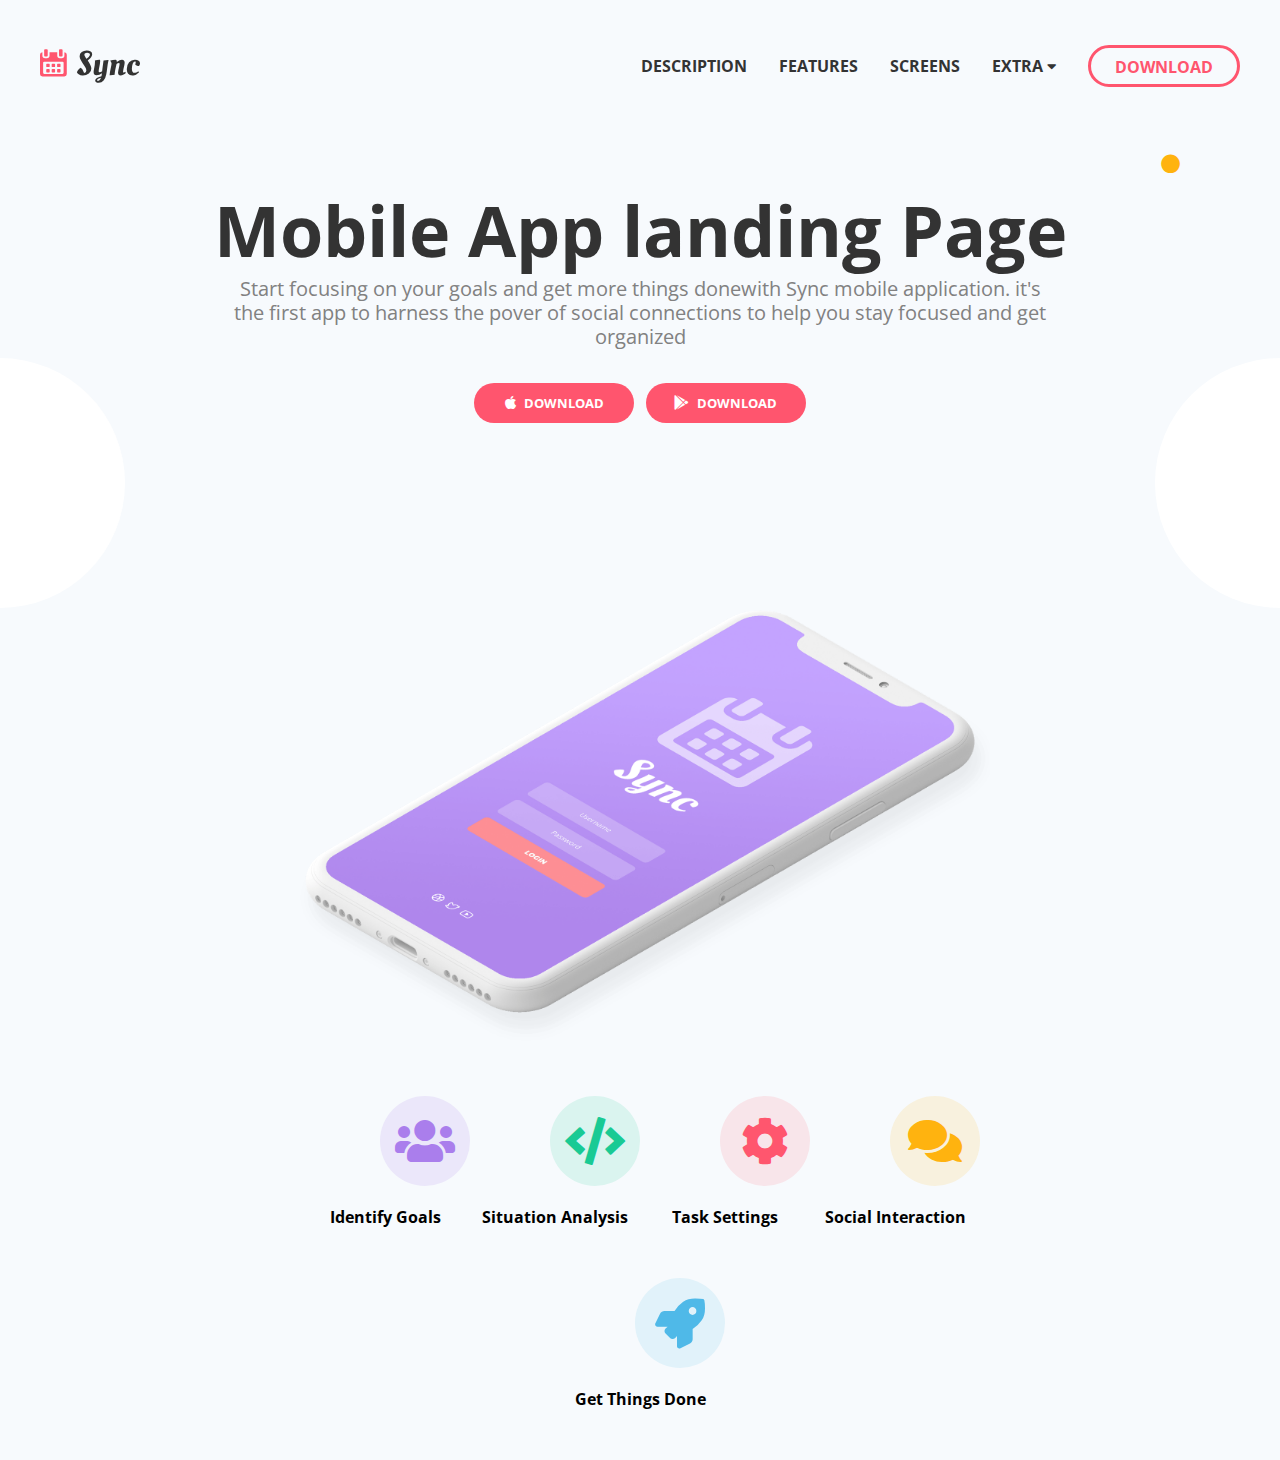
<file: index.html>
<!DOCTYPE html>
<html lang="en">
<head>
    <meta charset="UTF-8">
    <meta name="viewport" content="width=device-width, initial-scale=1.0">
    <link href="style.css" rel="stylesheet">
    <link 
    href="http://cdnjs.cloudflare.com/ajax/libs/font-awesome/4.3.0/css/font-awesome.css" 
    rel="stylesheet"  type='text/css'>
    <link rel="stylesheet" href="https://cdnjs.cloudflare.com/ajax/libs/font-awesome/6.4.2/css/all.min.css" integrity="sha512-z3gLpd7yknf1YoNbCzqRKc4qyor8gaKU1qmn+CShxbuBusANI9QpRohGBreCFkKxLhei6S9CQXFEbbKuqLg0DA==" crossorigin="anonymous" referrerpolicy="no-referrer" />
    <link rel="preconnect" href="https://fonts.googleapis.com">
    <link rel="stylesheet" href="https://use.fontawesome.com/releases/v5.12.1/css/all.css" crossorigin="anonymous">
<link href="https://fonts.googleapis.com/css2?family=Kanit:wght@300;400;500;600;700&family=Open+Sans:ital,wght@0,400;0,700;1,400&display=swap" rel="stylesheet">
    <title>Sync APP</title>
</head>
<body>
        <nav>
            <ul>
                <svg id="Layer_3" data-name="Layer 3" xmlns="http://www.w3.org/2000/svg" viewBox="0 0 164.202 55.355"><defs><style>.cls-1{fill:#ff556e;}.cls-2{fill:#333;}</style></defs><title>logo</title><path class="cls-1" d="M15.786,24.635a1.02,1.02,0,0,0-1.021-1.02H11.2a1.02,1.02,0,0,0-1.02,1.02V28.2a1.02,1.02,0,0,0,1.02,1.021h3.562A1.02,1.02,0,0,0,15.786,28.2V24.635h0Z" transform="translate(0.101 0.177)"/><path class="cls-1" d="M24.689,24.635a1.02,1.02,0,0,0-1.02-1.02H20.107a1.02,1.02,0,0,0-1.02,1.02V28.2a1.02,1.02,0,0,0,1.02,1.021h3.563a1.02,1.02,0,0,0,1.02-1.021V24.635Z" transform="translate(0.101 0.177)"/><path class="cls-1" d="M33.592,24.635a1.02,1.02,0,0,0-1.02-1.02H29.01a1.02,1.02,0,0,0-1.021,1.02V28.2a1.02,1.02,0,0,0,1.021,1.021h3.562a1.02,1.02,0,0,0,1.02-1.021V24.635Z" transform="translate(0.101 0.177)"/><path class="cls-1" d="M15.786,33.538a1.02,1.02,0,0,0-1.021-1.02H11.2a1.02,1.02,0,0,0-1.02,1.02V37.1a1.02,1.02,0,0,0,1.02,1.02h3.562a1.02,1.02,0,0,0,1.021-1.02V33.538h0Z" transform="translate(0.101 0.177)"/><path class="cls-1" d="M24.689,33.538a1.02,1.02,0,0,0-1.02-1.02H20.107a1.02,1.02,0,0,0-1.02,1.02V37.1a1.02,1.02,0,0,0,1.02,1.02h3.563a1.02,1.02,0,0,0,1.02-1.02V33.538Z" transform="translate(0.101 0.177)"/><path class="cls-1" d="M33.592,33.538a1.02,1.02,0,0,0-1.02-1.02H29.01a1.02,1.02,0,0,0-1.021,1.02V37.1a1.02,1.02,0,0,0,1.021,1.02h3.563a1.02,1.02,0,0,0,1.02-1.02V33.538h0Z" transform="translate(0.101 0.177)"/><path class="cls-1" d="M39.962,4.83v5.44a4.443,4.443,0,0,1-4.453,4.441H32.7a4.466,4.466,0,0,1-4.48-4.441V4.811H15.556v5.46a4.466,4.466,0,0,1-4.48,4.441H8.267a4.443,4.443,0,0,1-4.453-4.441V4.83A4.05,4.05,0,0,0-.1,8.859V40.742A4.052,4.052,0,0,0,3.93,44.8H39.845a4.056,4.056,0,0,0,4.031-4.055V8.859A4.05,4.05,0,0,0,39.962,4.83Zm-1.3,33.926A1.743,1.743,0,0,1,36.914,40.5H6.784a1.743,1.743,0,0,1-1.743-1.743V22.288a1.743,1.743,0,0,1,1.743-1.743h30.13a1.743,1.743,0,0,1,1.743,1.743V38.757h0Z" transform="translate(0.101 0.177)"/><path class="cls-1" d="M8.257,11.795h2.779a1.527,1.527,0,0,0,1.527-1.526V1.35A1.527,1.527,0,0,0,11.036-.177H8.257A1.527,1.527,0,0,0,6.729,1.35v8.919A1.527,1.527,0,0,0,8.257,11.795Z" transform="translate(0.101 0.177)"/><path class="cls-1" d="M32.663,11.795h2.779a1.526,1.526,0,0,0,1.527-1.526V1.35A1.527,1.527,0,0,0,35.442-.177H32.663A1.527,1.527,0,0,0,31.136,1.35v8.919A1.527,1.527,0,0,0,32.663,11.795Z" transform="translate(0.101 0.177)"/><path class="cls-2" d="M84.225,31.249a10.336,10.336,0,0,1-4.159,8.66A16.071,16.071,0,0,1,69.982,43.1a10.376,10.376,0,0,1-6.58-2.022q-2.594-2.021-2.878-3.447A12.984,12.984,0,0,1,63.2,33.414a9.027,9.027,0,0,1,3.7-2.849q2.9,1.881,5.412,8.375,3.7-.113,3.7-4.045a11.662,11.662,0,0,0-1.737-5.327,51.841,51.841,0,0,0-3.789-5.925,42.459,42.459,0,0,1-3.789-6.21,13.923,13.923,0,0,1-1.737-6.125,7.966,7.966,0,0,1,3.5-6.837,13.235,13.235,0,0,1,7.891-2.507,10.876,10.876,0,0,1,6.809,1.88,5.381,5.381,0,0,1,2.422,4.273,8.361,8.361,0,0,1-1.823,4.9,21.122,21.122,0,0,1-3.646,3.988L78.3,18.486q0.684,0.913,1.652,2.336a42.189,42.189,0,0,1,2.62,4.843A13.668,13.668,0,0,1,84.225,31.249ZM79.867,12.562a8.523,8.523,0,0,0,1.4-1.795,4.286,4.286,0,0,0,.626-2.222,2.3,2.3,0,0,0-1.367-1.965,6.391,6.391,0,0,0-3.275-.8,5.5,5.5,0,0,0-3.191.883,2.538,2.538,0,0,0-1.281,2.108,6.449,6.449,0,0,0,.826,2.849,19.363,19.363,0,0,0,1.623,2.707l0.855,1.083a14.18,14.18,0,0,0,1.794-1.2A20.841,20.841,0,0,0,79.867,12.562Z" transform="translate(0.101 0.177)"/><path class="cls-2" d="M92.714,42.643q-4.786,0-4.785-5.241a61.229,61.229,0,0,1,1.139-7.235,55.09,55.09,0,0,0,1.14-9.971,5.418,5.418,0,0,0-.228-1.6,23.924,23.924,0,0,1,8.432-1.2,9.076,9.076,0,0,1,.285,2.734,51.61,51.61,0,0,1-1.253,8.034,52.576,52.576,0,0,0-1.254,7.862q0,1.767,1.481,1.766a7.928,7.928,0,0,0,4.273-1.766q0.284-3.362,2.278-17.719,1.994-.8,7.179-0.8h1.083a110.152,110.152,0,0,0-2.108,12.307q-1.025,8.033-1.652,11.166a22.668,22.668,0,0,1-4.415,10.228,10.317,10.317,0,0,1-8.4,3.959A6.754,6.754,0,0,1,92.173,54.1,3.224,3.224,0,0,1,90.493,51.3q0-2.279,2.792-4.159a21.733,21.733,0,0,1,7.521-2.905q0.513-2.508.8-4.843A15.545,15.545,0,0,1,92.714,42.643Zm2.764,5.926q-1.91,1.138-1.909,2.222a1.025,1.025,0,0,0,1.226,1.083,4.776,4.776,0,0,0,2.763-1.168,8.54,8.54,0,0,0,2.564-3.789A14.032,14.032,0,0,0,95.478,48.569Z" transform="translate(0.101 0.177)"/><path class="cls-2" d="M115.275,42.587h-1.082a60.561,60.561,0,0,1,1.624-10.255,85.925,85.925,0,0,0,1.623-8.6,6.732,6.732,0,0,0-1.595-3.988l-0.513-.684,0.057-.741a40.561,40.561,0,0,1,9.856-.854,6.342,6.342,0,0,1,.8,3.533q4.957-3.817,8.375-3.817a4.106,4.106,0,0,1,3.276,1.424,5.269,5.269,0,0,1,1.225,3.561,35.913,35.913,0,0,1-1.311,7.378,36.545,36.545,0,0,0-1.311,7.036q0,1.794.456,1.795a10.474,10.474,0,0,0,2.393-1.083l0.684-.342,1.026,1.994q-0.513.457-1.368,1.14a20.281,20.281,0,0,1-3.162,1.852A9.338,9.338,0,0,1,132.2,43.1q-4.16,0-4.159-4.729a38.373,38.373,0,0,1,1.282-7.35,40.243,40.243,0,0,0,1.281-6.894q0-1.539-.969-1.539a8.369,8.369,0,0,0-4.045,1.424q-0.171.97-1.14,5.128-2,8.944-1.994,12.647Q120.46,42.587,115.275,42.587Z" transform="translate(0.101 0.177)"/><path class="cls-2" d="M155.784,20.025q-2.279,0-3.646,3.789a23.726,23.726,0,0,0-1.367,8.118q0,6.838,4.216,6.837a7.417,7.417,0,0,0,2.905-.655,14.228,14.228,0,0,0,2.45-1.281l0.854-.685,1.311,1.767a9.282,9.282,0,0,1-1.823,1.652,25.073,25.073,0,0,1-2.563,1.709,15.1,15.1,0,0,1-3.077,1.254,12.755,12.755,0,0,1-3.7.569q-4.444,0-6.666-2.905a12.534,12.534,0,0,1-2.222-7.806q0-6.779,3.731-11a12.237,12.237,0,0,1,9.6-4.216,9.683,9.683,0,0,1,6.067,1.738,5.226,5.226,0,0,1,2.25,4.273,6.4,6.4,0,0,1-1.595,4.358,10.616,10.616,0,0,1-3.3-.627,7.651,7.651,0,0,1-2.849-1.538l0.854-5.014A2.548,2.548,0,0,0,155.784,20.025Z" transform="translate(0.101 0.177)"/></svg>
                <li><a href="./DESCRIPTION/indexdescription.html" target="_self">DESCRIPTION</a></li>
                <li><a href="#features" target="_self">FEATURES</a></li>
                <li><a href="./Screens/indexscreens.html" target="_self">SCREENS</a></li>
                <li class="extra">EXTRA <i class="fas fa-caret-down"></i>
                    <div class="dropdown-manu">
                <ul>
                    <li><a href="">ARTICLE DETAILS</a></li>
                    <li><a href="">TERMS CONDITIONS</a></li>
                    <li><a href="">PRIVACY AND POLICY</a></li>
                </ul>
                    </div>
            </li>
                <li><a href="index.html" class="button">DOWNLOAD</a></li>
            </ul>
               
        </nav>
    <section id="intro">
        <i class="fas fa-diamond" style=" color: #19ca94; margin-left: 50px;"></i>
        <div class="circle"><i class="fa fa-circle fa-2xs" style="color: #ffb30f; font-size: larger; top: 50%;
        right: 20px;"></i></div>
        
    <h1>Mobile App landing Page</h1>
    <p>Start focusing on your goals and get more things donewith Sync mobile application. it's</p><p><br> the first app to harness the pover of social connections to help you stay focused and get</p><p><br> organized</p>
    </section>
    <div class="bg">
        <div class="bg-1"></div>
    </div>
    <div class="bg-right">
        <div class="bg-2"></div>
    </div>
    <div id="buttons">
        <button class="D-button" id="brillo1">
        <i class="fab fa-apple" style=" color: white;"></i>
          &nbsp;<a href="https://factoriaf5.org/">DOWNLOAD</a></button>
          
        <button class="D-button" id="brillo2">
        <i class="fab fa-google-play" style="color: white;"></i>
        &nbsp;<a href="https://factoriaf5.org/">DOWNLOAD</a></button>
    </div>
    <div class="blank-circle"><i class="fa-regular fa-circle fa-2xs" style="color: #4fb9e7; font-size: 80px;"></i></div>
   
    <div>
        <img src="./IMAGES/header-iphone.png" alt="phone" class="phone">
    </div>
    <div class="final-div">
        <div class="wrap-in" id="purple">
        <div class="first"><i class="fa fa-users fa-2xl" style="color: #aa7eec;"></i></div>
        <div class="text">Identify Goals</div></div>
        <div class="wrap-in" id="green">
        <div class="second"><i class="fa fa fa-code" style="color: #19ca94;"></i></div>
        <div class="text">Situation Analysis</div></div>
        <div class="wrap-in" id="pink">
        <div class="third"><i class="fa fa-gear" style="color: #ff566e;"></i></div>
        <div class="text">Task Settings</div></div>
        <div class="wrap-in" id="light-pink">
        <div class="fourth"> <i class="fa fa-comments" style="color: #ffb30f;"></i></div>
        <div class="text">Social Interaction</div></div>
    </div>
    <div class="foot">
        <div class="wrap-in" id="blue">
        <div class="fifth"><i class="fa fa-rocket" style="color: #4fb9e8; font-size: 50px;"></i></div>
        <div class="text">Get Things Done</div></div></div>
</body>
</html>
</file>
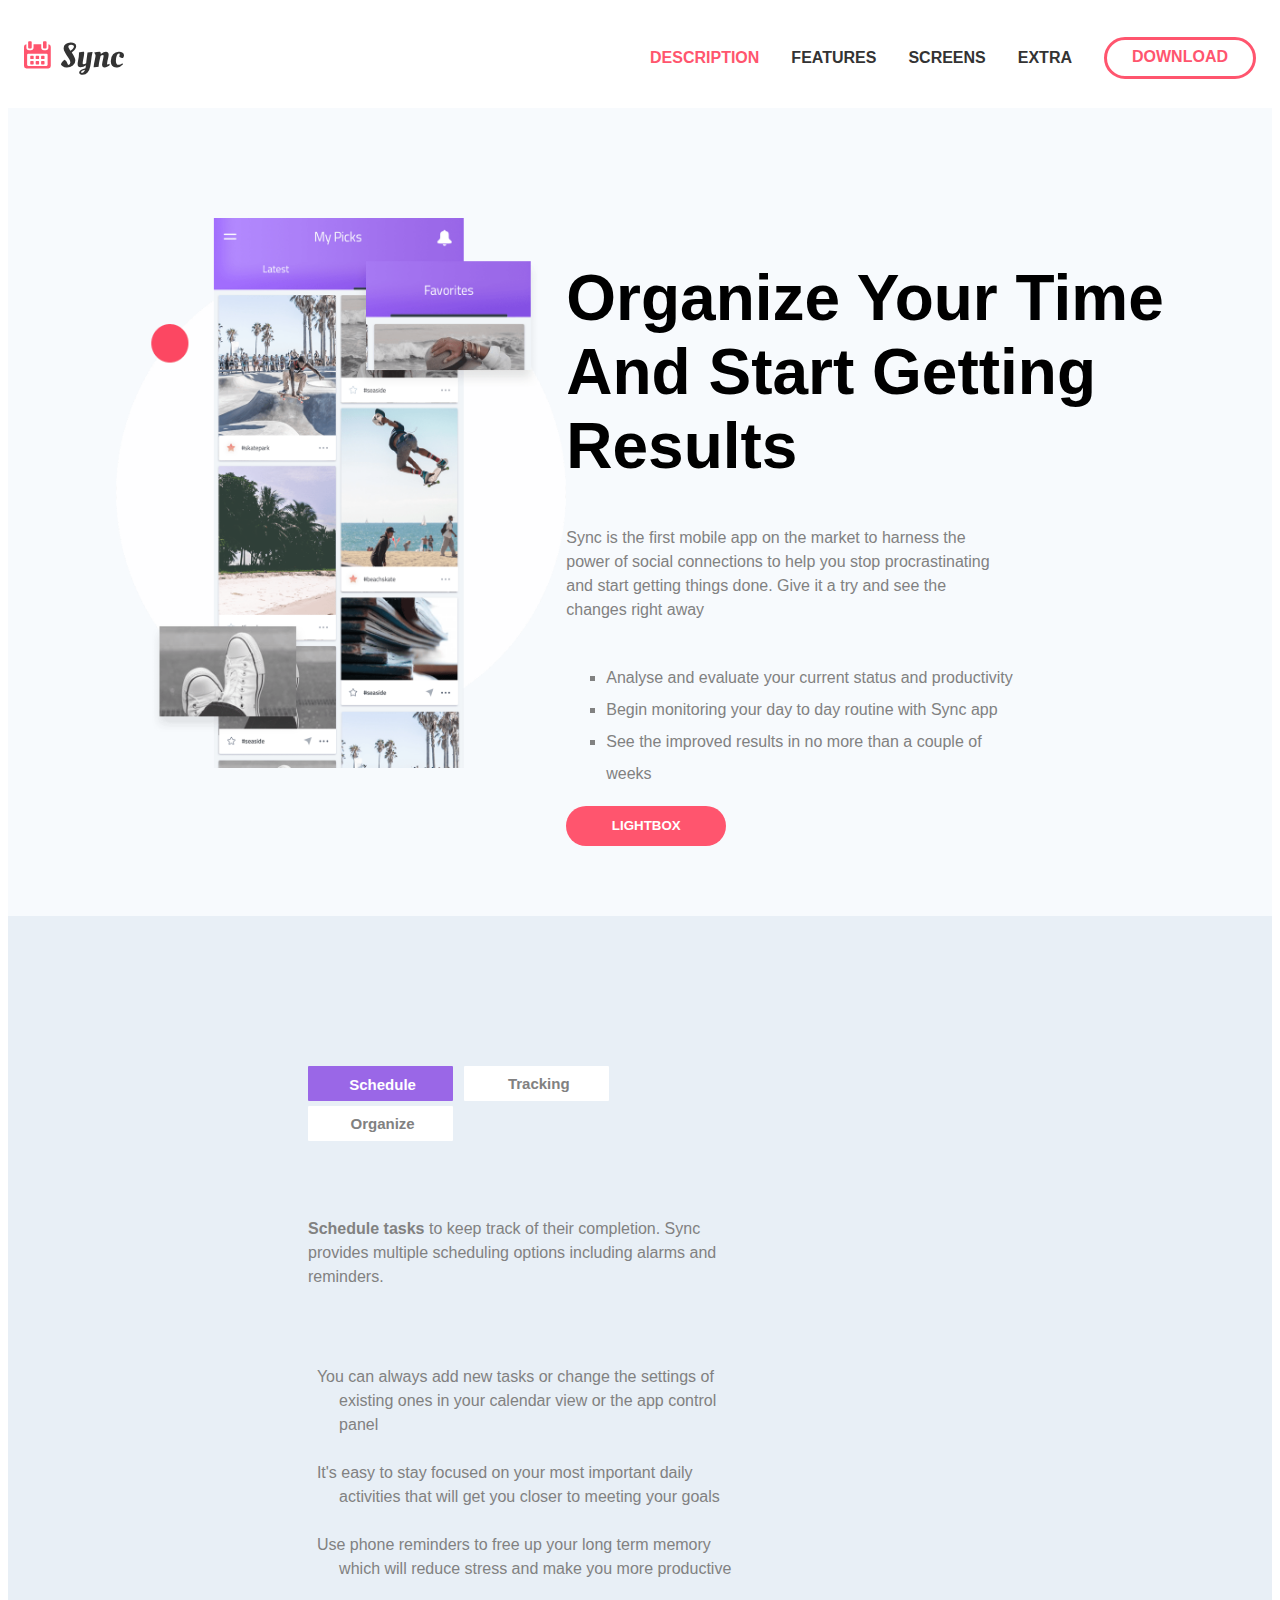
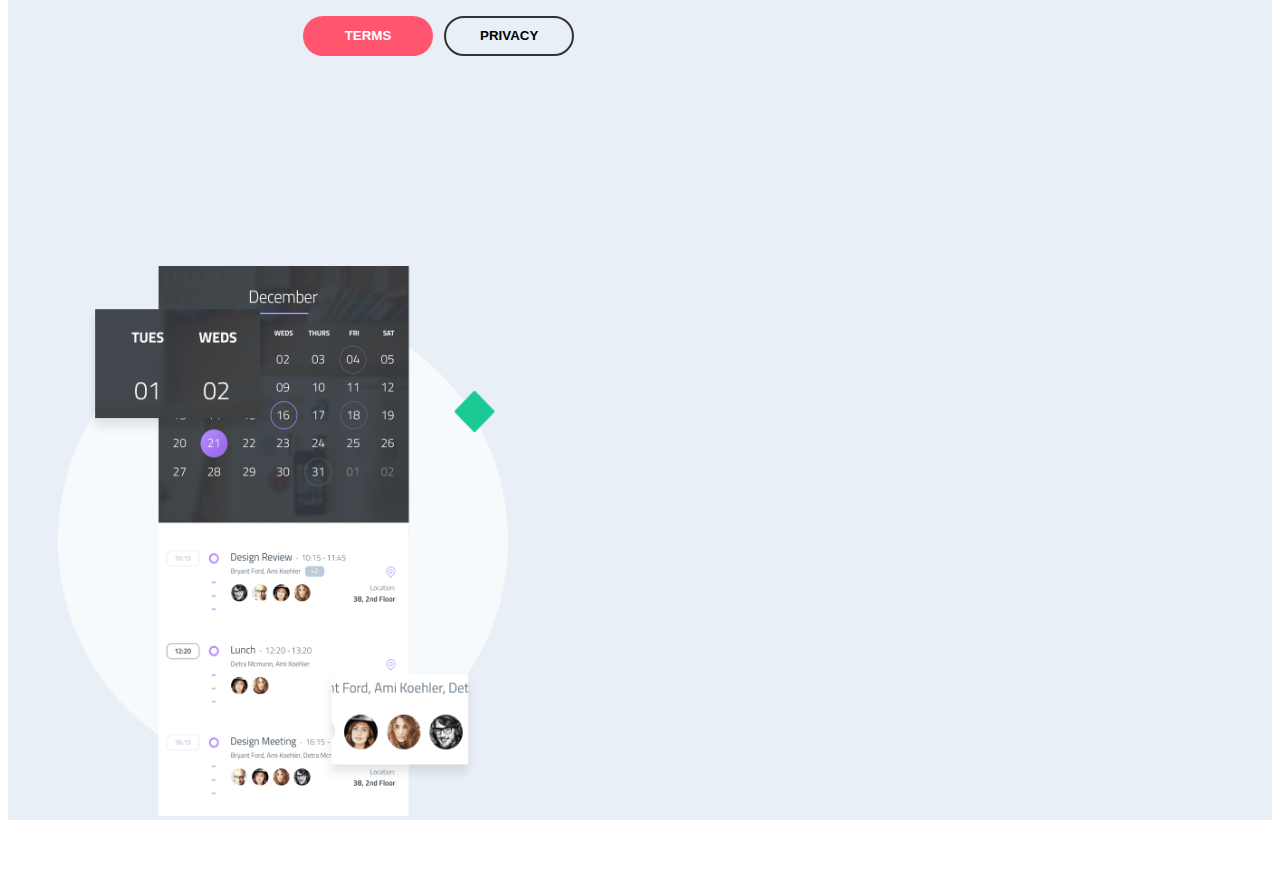
<file: DESCRIPTION/indexdescription.html>
<!DOCTYPE html>
<html lang="en">
<head>
    <meta charset="UTF-8">
    <meta name="viewport" content="width=device-width, initial-scale=1.0">
    <link href="style2.css" rel="stylesheet">
    <link rel="stylesheet" href="https://cdnjs.cloudflare.com/ajax/libs/font-awesome/6.4.2/css/all.min.css" integrity="sha512-z3gLpd7yknf1YoNbCzqRKc4qyor8gaKU1qmn+CShxbuBusANI9QpRohGBreCFkKxLhei6S9CQXFEbbKuqLg0DA==" crossorigin="anonymous" referrerpolicy="no-referrer" />
    <title>DESCRIPTION</title>
</head>
<body>
    <nav>
        <ul>
            <svg id="Layer_3" data-name="Layer 3" xmlns="http://www.w3.org/2000/svg" viewBox="0 0 164.202 55.355"><defs><style>.cls-1{fill:#ff556e;}.cls-2{fill:#333;}</style></defs><title>logo</title><path class="cls-1" d="M15.786,24.635a1.02,1.02,0,0,0-1.021-1.02H11.2a1.02,1.02,0,0,0-1.02,1.02V28.2a1.02,1.02,0,0,0,1.02,1.021h3.562A1.02,1.02,0,0,0,15.786,28.2V24.635h0Z" transform="translate(0.101 0.177)"/><path class="cls-1" d="M24.689,24.635a1.02,1.02,0,0,0-1.02-1.02H20.107a1.02,1.02,0,0,0-1.02,1.02V28.2a1.02,1.02,0,0,0,1.02,1.021h3.563a1.02,1.02,0,0,0,1.02-1.021V24.635Z" transform="translate(0.101 0.177)"/><path class="cls-1" d="M33.592,24.635a1.02,1.02,0,0,0-1.02-1.02H29.01a1.02,1.02,0,0,0-1.021,1.02V28.2a1.02,1.02,0,0,0,1.021,1.021h3.562a1.02,1.02,0,0,0,1.02-1.021V24.635Z" transform="translate(0.101 0.177)"/><path class="cls-1" d="M15.786,33.538a1.02,1.02,0,0,0-1.021-1.02H11.2a1.02,1.02,0,0,0-1.02,1.02V37.1a1.02,1.02,0,0,0,1.02,1.02h3.562a1.02,1.02,0,0,0,1.021-1.02V33.538h0Z" transform="translate(0.101 0.177)"/><path class="cls-1" d="M24.689,33.538a1.02,1.02,0,0,0-1.02-1.02H20.107a1.02,1.02,0,0,0-1.02,1.02V37.1a1.02,1.02,0,0,0,1.02,1.02h3.563a1.02,1.02,0,0,0,1.02-1.02V33.538Z" transform="translate(0.101 0.177)"/><path class="cls-1" d="M33.592,33.538a1.02,1.02,0,0,0-1.02-1.02H29.01a1.02,1.02,0,0,0-1.021,1.02V37.1a1.02,1.02,0,0,0,1.021,1.02h3.563a1.02,1.02,0,0,0,1.02-1.02V33.538h0Z" transform="translate(0.101 0.177)"/><path class="cls-1" d="M39.962,4.83v5.44a4.443,4.443,0,0,1-4.453,4.441H32.7a4.466,4.466,0,0,1-4.48-4.441V4.811H15.556v5.46a4.466,4.466,0,0,1-4.48,4.441H8.267a4.443,4.443,0,0,1-4.453-4.441V4.83A4.05,4.05,0,0,0-.1,8.859V40.742A4.052,4.052,0,0,0,3.93,44.8H39.845a4.056,4.056,0,0,0,4.031-4.055V8.859A4.05,4.05,0,0,0,39.962,4.83Zm-1.3,33.926A1.743,1.743,0,0,1,36.914,40.5H6.784a1.743,1.743,0,0,1-1.743-1.743V22.288a1.743,1.743,0,0,1,1.743-1.743h30.13a1.743,1.743,0,0,1,1.743,1.743V38.757h0Z" transform="translate(0.101 0.177)"/><path class="cls-1" d="M8.257,11.795h2.779a1.527,1.527,0,0,0,1.527-1.526V1.35A1.527,1.527,0,0,0,11.036-.177H8.257A1.527,1.527,0,0,0,6.729,1.35v8.919A1.527,1.527,0,0,0,8.257,11.795Z" transform="translate(0.101 0.177)"/><path class="cls-1" d="M32.663,11.795h2.779a1.526,1.526,0,0,0,1.527-1.526V1.35A1.527,1.527,0,0,0,35.442-.177H32.663A1.527,1.527,0,0,0,31.136,1.35v8.919A1.527,1.527,0,0,0,32.663,11.795Z" transform="translate(0.101 0.177)"/><path class="cls-2" d="M84.225,31.249a10.336,10.336,0,0,1-4.159,8.66A16.071,16.071,0,0,1,69.982,43.1a10.376,10.376,0,0,1-6.58-2.022q-2.594-2.021-2.878-3.447A12.984,12.984,0,0,1,63.2,33.414a9.027,9.027,0,0,1,3.7-2.849q2.9,1.881,5.412,8.375,3.7-.113,3.7-4.045a11.662,11.662,0,0,0-1.737-5.327,51.841,51.841,0,0,0-3.789-5.925,42.459,42.459,0,0,1-3.789-6.21,13.923,13.923,0,0,1-1.737-6.125,7.966,7.966,0,0,1,3.5-6.837,13.235,13.235,0,0,1,7.891-2.507,10.876,10.876,0,0,1,6.809,1.88,5.381,5.381,0,0,1,2.422,4.273,8.361,8.361,0,0,1-1.823,4.9,21.122,21.122,0,0,1-3.646,3.988L78.3,18.486q0.684,0.913,1.652,2.336a42.189,42.189,0,0,1,2.62,4.843A13.668,13.668,0,0,1,84.225,31.249ZM79.867,12.562a8.523,8.523,0,0,0,1.4-1.795,4.286,4.286,0,0,0,.626-2.222,2.3,2.3,0,0,0-1.367-1.965,6.391,6.391,0,0,0-3.275-.8,5.5,5.5,0,0,0-3.191.883,2.538,2.538,0,0,0-1.281,2.108,6.449,6.449,0,0,0,.826,2.849,19.363,19.363,0,0,0,1.623,2.707l0.855,1.083a14.18,14.18,0,0,0,1.794-1.2A20.841,20.841,0,0,0,79.867,12.562Z" transform="translate(0.101 0.177)"/><path class="cls-2" d="M92.714,42.643q-4.786,0-4.785-5.241a61.229,61.229,0,0,1,1.139-7.235,55.09,55.09,0,0,0,1.14-9.971,5.418,5.418,0,0,0-.228-1.6,23.924,23.924,0,0,1,8.432-1.2,9.076,9.076,0,0,1,.285,2.734,51.61,51.61,0,0,1-1.253,8.034,52.576,52.576,0,0,0-1.254,7.862q0,1.767,1.481,1.766a7.928,7.928,0,0,0,4.273-1.766q0.284-3.362,2.278-17.719,1.994-.8,7.179-0.8h1.083a110.152,110.152,0,0,0-2.108,12.307q-1.025,8.033-1.652,11.166a22.668,22.668,0,0,1-4.415,10.228,10.317,10.317,0,0,1-8.4,3.959A6.754,6.754,0,0,1,92.173,54.1,3.224,3.224,0,0,1,90.493,51.3q0-2.279,2.792-4.159a21.733,21.733,0,0,1,7.521-2.905q0.513-2.508.8-4.843A15.545,15.545,0,0,1,92.714,42.643Zm2.764,5.926q-1.91,1.138-1.909,2.222a1.025,1.025,0,0,0,1.226,1.083,4.776,4.776,0,0,0,2.763-1.168,8.54,8.54,0,0,0,2.564-3.789A14.032,14.032,0,0,0,95.478,48.569Z" transform="translate(0.101 0.177)"/><path class="cls-2" d="M115.275,42.587h-1.082a60.561,60.561,0,0,1,1.624-10.255,85.925,85.925,0,0,0,1.623-8.6,6.732,6.732,0,0,0-1.595-3.988l-0.513-.684,0.057-.741a40.561,40.561,0,0,1,9.856-.854,6.342,6.342,0,0,1,.8,3.533q4.957-3.817,8.375-3.817a4.106,4.106,0,0,1,3.276,1.424,5.269,5.269,0,0,1,1.225,3.561,35.913,35.913,0,0,1-1.311,7.378,36.545,36.545,0,0,0-1.311,7.036q0,1.794.456,1.795a10.474,10.474,0,0,0,2.393-1.083l0.684-.342,1.026,1.994q-0.513.457-1.368,1.14a20.281,20.281,0,0,1-3.162,1.852A9.338,9.338,0,0,1,132.2,43.1q-4.16,0-4.159-4.729a38.373,38.373,0,0,1,1.282-7.35,40.243,40.243,0,0,0,1.281-6.894q0-1.539-.969-1.539a8.369,8.369,0,0,0-4.045,1.424q-0.171.97-1.14,5.128-2,8.944-1.994,12.647Q120.46,42.587,115.275,42.587Z" transform="translate(0.101 0.177)"/><path class="cls-2" d="M155.784,20.025q-2.279,0-3.646,3.789a23.726,23.726,0,0,0-1.367,8.118q0,6.838,4.216,6.837a7.417,7.417,0,0,0,2.905-.655,14.228,14.228,0,0,0,2.45-1.281l0.854-.685,1.311,1.767a9.282,9.282,0,0,1-1.823,1.652,25.073,25.073,0,0,1-2.563,1.709,15.1,15.1,0,0,1-3.077,1.254,12.755,12.755,0,0,1-3.7.569q-4.444,0-6.666-2.905a12.534,12.534,0,0,1-2.222-7.806q0-6.779,3.731-11a12.237,12.237,0,0,1,9.6-4.216,9.683,9.683,0,0,1,6.067,1.738,5.226,5.226,0,0,1,2.25,4.273,6.4,6.4,0,0,1-1.595,4.358,10.616,10.616,0,0,1-3.3-.627,7.651,7.651,0,0,1-2.849-1.538l0.854-5.014A2.548,2.548,0,0,0,155.784,20.025Z" transform="translate(0.101 0.177)"/></svg>
            <li><a href="./DESCRIPTION/indexdescription.html" target="_self"><span style="color: #ff556e;">DESCRIPTION</span></a></li>
            <li><a href="#features" target="_blank">FEATURES</a></li>
            <li><a href="#screens" target="_blank">SCREENS</a></li>
            <li class="extra">EXTRA <i class="fas fa-caret-down"></i>
                <div class="dropdown-manu">
            <ul>
                <li><a href="">ARTICLE DETAILS</a></li>
                <li><a href="">TERMS CONDITIONS</a></li>
                <li><a href="">PRIVACY AND POLICY</a></li>
            </ul>
                </div>
        </li>

            <li><a href="index.html" class="button">DOWNLOAD</a></li>
        </ul>
           
    </nav>
    <section>
        <div class="first">
            <img src="./images/description-1-app.png" alt="" class="image1">
            <div class="text"><h1>Organize Your Time <br>And Start Getting<br> Results</h1> 
            <p>Sync is the first mobile app on the market to harness the<br> power of social connections to help you stop procrastinating<br> and start getting things done. Give it a try and see the<br> changes right away<br><br></p>
            <ul style="list-style-type: square;" >
                <li class="list">Analyse and evaluate your current status and productivity </li>
            <li class="list">Begin monitoring your day to day routine with Sync app</li>
            <li class="list">See the improved results in no more than a couple of <br>weeks</li></ul>
            <button class="lightbox">LIGHTBOX</button>
                </div> 
        </div>
    </section>
    <section>
        <div class="second">
            <div class="left">
            <div  class="buttons">
            <button class="schedul"><i class="fa-regular fa-clock" style="font-size: 20px;"></i> &nbsp;Schedule</button>
            <button class="tracking"><i class="fa-solid fa-list" style="color: #969698;"></i> &nbsp;Tracking</button>
            </div>
            <div class="button3"><button class="organize"><i class="fa-solid fa-calendar-days" style="color: #969698;"></i> &nbsp;Organize</button></div>
            <div class="text-2">
                <p ><span style="font-weight: bold;">Schedule tasks</span> to keep track of their completion. Sync<br> provides multiple scheduling options including alarms and<br> reminders.</p>
            </div>
            <div class="check">
                <div class="one"><i class="fa-regular fa-square-check" style="color: #2dcd9d; font-size: 25px;"></i> &nbsp;<span>You can always add new tasks or change the settings of<br> &nbsp;&nbsp;&nbsp;&nbsp;&nbsp;&nbsp;&nbsp;existing ones in your calendar view or the app control <br>&nbsp;&nbsp;&nbsp;&nbsp;&nbsp;&nbsp;&nbsp;panel</span><br><br></div>
                <div class="two"><i class="fa-regular fa-square-check" style="color: #2dcd9d; font-size: 25px"></i> &nbsp;<span>It's easy to stay focused on your most important daily<br> &nbsp;&nbsp;&nbsp;&nbsp;&nbsp;&nbsp;&nbsp;activities that will get you closer to meeting your goals</span><br><br></div>
                <div class="three"><i class="fa-regular fa-square-check" style="color: #2dcd9d; font-size: 25px"></i> &nbsp;<span>Use phone reminders to free up your long term memory<br> &nbsp;&nbsp;&nbsp;&nbsp;&nbsp;&nbsp;&nbsp;which will reduce stress and make you more productive</span></div>
                </div>
                <div class="final">
                    <button class="A">TERMS</button>
                    <button class="B">PRIVACY</button>
                </div></div>
                <div class="image2"><img src="./images/description-2-app.png" class="calendar"></div>
        </div>
    </section>
    <footer>
    </footer>
</body>
</html>
</file>
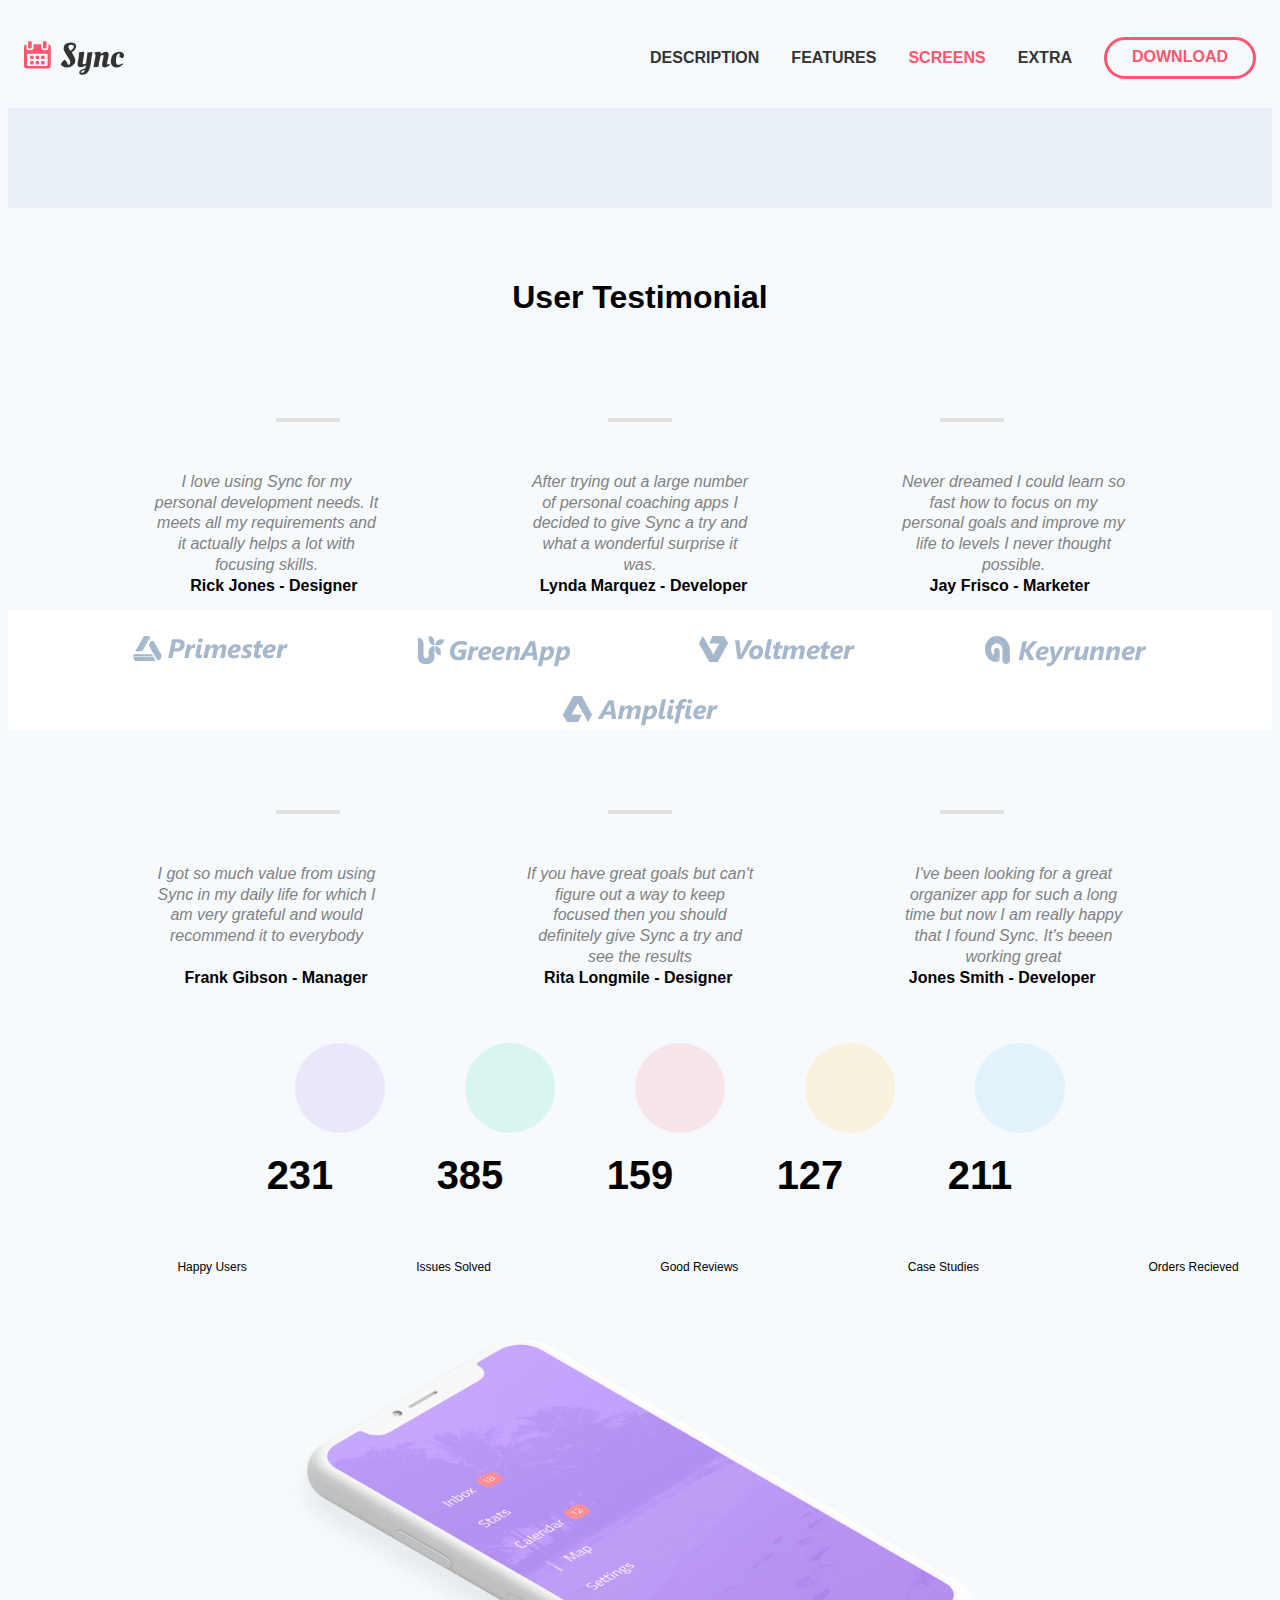
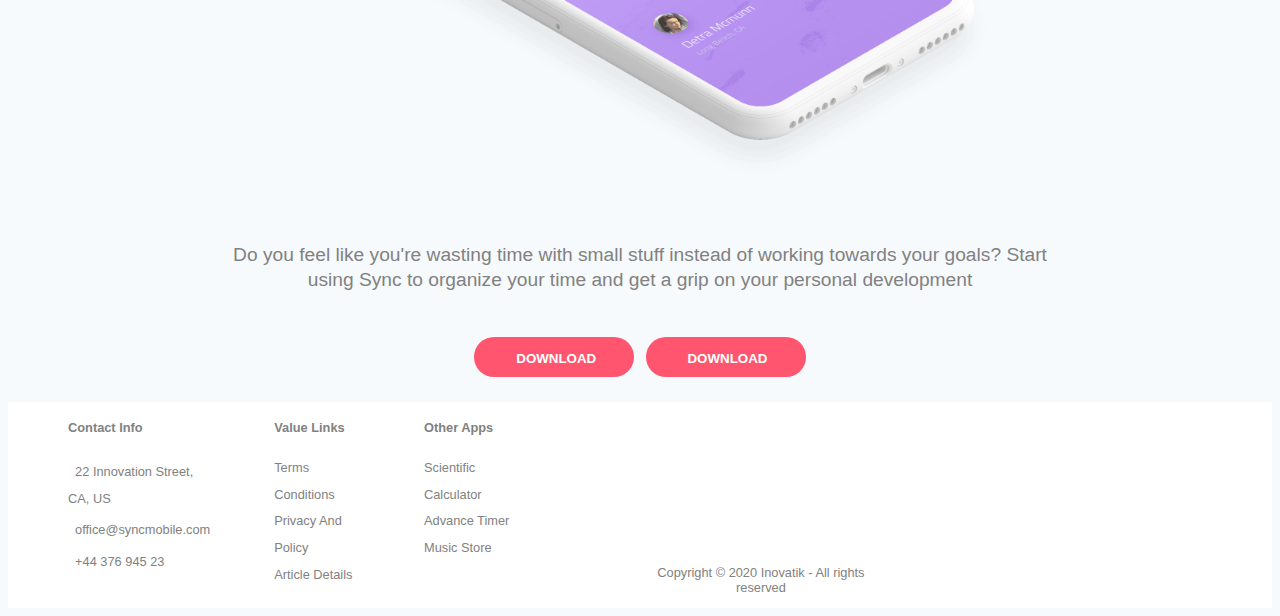
<file: Screens/indexscreens.html>
<!DOCTYPE html>
<html lang="en">
<head>
    <meta charset="UTF-8">
    <meta name="viewport" content="width=device-width, initial-scale=1.0">
    <link href="styles.css" rel="stylesheet">
    <link rel="stylesheet" href="https://cdnjs.cloudflare.com/ajax/libs/font-awesome/6.4.2/css/all.min.css" integrity="sha512-z3gLpd7yknf1YoNbCzqRKc4qyor8gaKU1qmn+CShxbuBusANI9QpRohGBreCFkKxLhei6S9CQXFEbbKuqLg0DA==" crossorigin="anonymous" referrerpolicy="no-referrer" />
    <title>SCREENS</title>
</head>
<body>
    
    <nav>
        <ul>
            <svg id="Layer_3" data-name="Layer 3" xmlns="http://www.w3.org/2000/svg" viewBox="0 0 164.202 55.355"><defs><style>.cls-1{fill:#ff556e;}.cls-2{fill:#333;}</style></defs><title>logo</title><path class="cls-1" d="M15.786,24.635a1.02,1.02,0,0,0-1.021-1.02H11.2a1.02,1.02,0,0,0-1.02,1.02V28.2a1.02,1.02,0,0,0,1.02,1.021h3.562A1.02,1.02,0,0,0,15.786,28.2V24.635h0Z" transform="translate(0.101 0.177)"/><path class="cls-1" d="M24.689,24.635a1.02,1.02,0,0,0-1.02-1.02H20.107a1.02,1.02,0,0,0-1.02,1.02V28.2a1.02,1.02,0,0,0,1.02,1.021h3.563a1.02,1.02,0,0,0,1.02-1.021V24.635Z" transform="translate(0.101 0.177)"/><path class="cls-1" d="M33.592,24.635a1.02,1.02,0,0,0-1.02-1.02H29.01a1.02,1.02,0,0,0-1.021,1.02V28.2a1.02,1.02,0,0,0,1.021,1.021h3.562a1.02,1.02,0,0,0,1.02-1.021V24.635Z" transform="translate(0.101 0.177)"/><path class="cls-1" d="M15.786,33.538a1.02,1.02,0,0,0-1.021-1.02H11.2a1.02,1.02,0,0,0-1.02,1.02V37.1a1.02,1.02,0,0,0,1.02,1.02h3.562a1.02,1.02,0,0,0,1.021-1.02V33.538h0Z" transform="translate(0.101 0.177)"/><path class="cls-1" d="M24.689,33.538a1.02,1.02,0,0,0-1.02-1.02H20.107a1.02,1.02,0,0,0-1.02,1.02V37.1a1.02,1.02,0,0,0,1.02,1.02h3.563a1.02,1.02,0,0,0,1.02-1.02V33.538Z" transform="translate(0.101 0.177)"/><path class="cls-1" d="M33.592,33.538a1.02,1.02,0,0,0-1.02-1.02H29.01a1.02,1.02,0,0,0-1.021,1.02V37.1a1.02,1.02,0,0,0,1.021,1.02h3.563a1.02,1.02,0,0,0,1.02-1.02V33.538h0Z" transform="translate(0.101 0.177)"/><path class="cls-1" d="M39.962,4.83v5.44a4.443,4.443,0,0,1-4.453,4.441H32.7a4.466,4.466,0,0,1-4.48-4.441V4.811H15.556v5.46a4.466,4.466,0,0,1-4.48,4.441H8.267a4.443,4.443,0,0,1-4.453-4.441V4.83A4.05,4.05,0,0,0-.1,8.859V40.742A4.052,4.052,0,0,0,3.93,44.8H39.845a4.056,4.056,0,0,0,4.031-4.055V8.859A4.05,4.05,0,0,0,39.962,4.83Zm-1.3,33.926A1.743,1.743,0,0,1,36.914,40.5H6.784a1.743,1.743,0,0,1-1.743-1.743V22.288a1.743,1.743,0,0,1,1.743-1.743h30.13a1.743,1.743,0,0,1,1.743,1.743V38.757h0Z" transform="translate(0.101 0.177)"/><path class="cls-1" d="M8.257,11.795h2.779a1.527,1.527,0,0,0,1.527-1.526V1.35A1.527,1.527,0,0,0,11.036-.177H8.257A1.527,1.527,0,0,0,6.729,1.35v8.919A1.527,1.527,0,0,0,8.257,11.795Z" transform="translate(0.101 0.177)"/><path class="cls-1" d="M32.663,11.795h2.779a1.526,1.526,0,0,0,1.527-1.526V1.35A1.527,1.527,0,0,0,35.442-.177H32.663A1.527,1.527,0,0,0,31.136,1.35v8.919A1.527,1.527,0,0,0,32.663,11.795Z" transform="translate(0.101 0.177)"/><path class="cls-2" d="M84.225,31.249a10.336,10.336,0,0,1-4.159,8.66A16.071,16.071,0,0,1,69.982,43.1a10.376,10.376,0,0,1-6.58-2.022q-2.594-2.021-2.878-3.447A12.984,12.984,0,0,1,63.2,33.414a9.027,9.027,0,0,1,3.7-2.849q2.9,1.881,5.412,8.375,3.7-.113,3.7-4.045a11.662,11.662,0,0,0-1.737-5.327,51.841,51.841,0,0,0-3.789-5.925,42.459,42.459,0,0,1-3.789-6.21,13.923,13.923,0,0,1-1.737-6.125,7.966,7.966,0,0,1,3.5-6.837,13.235,13.235,0,0,1,7.891-2.507,10.876,10.876,0,0,1,6.809,1.88,5.381,5.381,0,0,1,2.422,4.273,8.361,8.361,0,0,1-1.823,4.9,21.122,21.122,0,0,1-3.646,3.988L78.3,18.486q0.684,0.913,1.652,2.336a42.189,42.189,0,0,1,2.62,4.843A13.668,13.668,0,0,1,84.225,31.249ZM79.867,12.562a8.523,8.523,0,0,0,1.4-1.795,4.286,4.286,0,0,0,.626-2.222,2.3,2.3,0,0,0-1.367-1.965,6.391,6.391,0,0,0-3.275-.8,5.5,5.5,0,0,0-3.191.883,2.538,2.538,0,0,0-1.281,2.108,6.449,6.449,0,0,0,.826,2.849,19.363,19.363,0,0,0,1.623,2.707l0.855,1.083a14.18,14.18,0,0,0,1.794-1.2A20.841,20.841,0,0,0,79.867,12.562Z" transform="translate(0.101 0.177)"/><path class="cls-2" d="M92.714,42.643q-4.786,0-4.785-5.241a61.229,61.229,0,0,1,1.139-7.235,55.09,55.09,0,0,0,1.14-9.971,5.418,5.418,0,0,0-.228-1.6,23.924,23.924,0,0,1,8.432-1.2,9.076,9.076,0,0,1,.285,2.734,51.61,51.61,0,0,1-1.253,8.034,52.576,52.576,0,0,0-1.254,7.862q0,1.767,1.481,1.766a7.928,7.928,0,0,0,4.273-1.766q0.284-3.362,2.278-17.719,1.994-.8,7.179-0.8h1.083a110.152,110.152,0,0,0-2.108,12.307q-1.025,8.033-1.652,11.166a22.668,22.668,0,0,1-4.415,10.228,10.317,10.317,0,0,1-8.4,3.959A6.754,6.754,0,0,1,92.173,54.1,3.224,3.224,0,0,1,90.493,51.3q0-2.279,2.792-4.159a21.733,21.733,0,0,1,7.521-2.905q0.513-2.508.8-4.843A15.545,15.545,0,0,1,92.714,42.643Zm2.764,5.926q-1.91,1.138-1.909,2.222a1.025,1.025,0,0,0,1.226,1.083,4.776,4.776,0,0,0,2.763-1.168,8.54,8.54,0,0,0,2.564-3.789A14.032,14.032,0,0,0,95.478,48.569Z" transform="translate(0.101 0.177)"/><path class="cls-2" d="M115.275,42.587h-1.082a60.561,60.561,0,0,1,1.624-10.255,85.925,85.925,0,0,0,1.623-8.6,6.732,6.732,0,0,0-1.595-3.988l-0.513-.684,0.057-.741a40.561,40.561,0,0,1,9.856-.854,6.342,6.342,0,0,1,.8,3.533q4.957-3.817,8.375-3.817a4.106,4.106,0,0,1,3.276,1.424,5.269,5.269,0,0,1,1.225,3.561,35.913,35.913,0,0,1-1.311,7.378,36.545,36.545,0,0,0-1.311,7.036q0,1.794.456,1.795a10.474,10.474,0,0,0,2.393-1.083l0.684-.342,1.026,1.994q-0.513.457-1.368,1.14a20.281,20.281,0,0,1-3.162,1.852A9.338,9.338,0,0,1,132.2,43.1q-4.16,0-4.159-4.729a38.373,38.373,0,0,1,1.282-7.35,40.243,40.243,0,0,0,1.281-6.894q0-1.539-.969-1.539a8.369,8.369,0,0,0-4.045,1.424q-0.171.97-1.14,5.128-2,8.944-1.994,12.647Q120.46,42.587,115.275,42.587Z" transform="translate(0.101 0.177)"/><path class="cls-2" d="M155.784,20.025q-2.279,0-3.646,3.789a23.726,23.726,0,0,0-1.367,8.118q0,6.838,4.216,6.837a7.417,7.417,0,0,0,2.905-.655,14.228,14.228,0,0,0,2.45-1.281l0.854-.685,1.311,1.767a9.282,9.282,0,0,1-1.823,1.652,25.073,25.073,0,0,1-2.563,1.709,15.1,15.1,0,0,1-3.077,1.254,12.755,12.755,0,0,1-3.7.569q-4.444,0-6.666-2.905a12.534,12.534,0,0,1-2.222-7.806q0-6.779,3.731-11a12.237,12.237,0,0,1,9.6-4.216,9.683,9.683,0,0,1,6.067,1.738,5.226,5.226,0,0,1,2.25,4.273,6.4,6.4,0,0,1-1.595,4.358,10.616,10.616,0,0,1-3.3-.627,7.651,7.651,0,0,1-2.849-1.538l0.854-5.014A2.548,2.548,0,0,0,155.784,20.025Z" transform="translate(0.101 0.177)"/></svg>
            <li><a href="./DESCRIPTION/indexdescription.html" target="_self">DESCRIPTION</a></li>
            <li><a href="#features" target="_blank">FEATURES</a></li>
            <li><a href="#screens" target="_self"><span style="color: #ff556e;">SCREENS</span></a></li>
            <li class="extra">EXTRA <i class="fas fa-caret-down"></i>
                <div class="dropdown-manu">
            <ul>
                <li><a href="">ARTICLE DETAILS</a></li>
                <li><a href="">TERMS CONDITIONS</a></li>
                <li><a href="">PRIVACY AND POLICY</a></li>
            </ul>
                </div>
        </li>

            <li><a href="index.html" class="button">DOWNLOAD</a></li>
        </ul>
           
    </nav>
    <div class="after-nav"></div>
    <section class="firsts">
        <div class="title"> <h1>User Testimonial</h1>
        </div>
        <div class="users">
        <div class="star">
            <i class="fa-solid fa-star" style="color: #ffb30f;"></i>
            <i class="fa-solid fa-star" style="color: #ffb30f;"></i>
            <i class="fa-solid fa-star" style="color: #ffb30f;"></i>
            <i class="fa-solid fa-star" style="color: #ffb30f;"></i>
            <i class="fa-solid fa-star" style="color: #ffb30f;"></i>
        </div>
        <div class="star">
            <i class="fa-solid fa-star" style="color: #ffb30f;"></i>
            <i class="fa-solid fa-star" style="color: #ffb30f;"></i>
            <i class="fa-solid fa-star" style="color: #ffb30f;"></i>
            <i class="fa-solid fa-star" style="color: #ffb30f;"></i>
            <i class="fa-solid fa-star" style="color: #ffb30f;"></i>
        </div>
        <div class="star">
            <i class="fa-solid fa-star" style="color: #ffb30f;"></i>
            <i class="fa-solid fa-star" style="color: #ffb30f;"></i>
            <i class="fa-solid fa-star" style="color: #ffb30f;"></i>
            <i class="fa-solid fa-star" style="color: #ffb30f;"></i>
            <i class="fa-solid fa-star" style="color: #ffb30f;"></i>
        </div></div>
        <div class="lines">
            <div class="line"><img src="./images/menos-linea-recta-horizontal.png"></div>
            <div class="line"><img src="./images/menos-linea-recta-horizontal.png"></div>
            <div class="line"><img src="./images/menos-linea-recta-horizontal.png"></div>
        </div>
        <div class="texts">
            <div class="text1"><p><i>I love using Sync for my personal development needs. It meets all my requirements and it actually helps a lot with focusing skills.</i>
            </p></div>
            <div class="text1"><p><i>After trying out a large number of personal coaching apps I decided to give Sync a try and what a wonderful surprise it was.</i></p></div>
            <div class="text1"><p><i>Never dreamed I could learn so fast how to focus on my personal goals and improve my life to levels I never thought possible.</i>
            </p></div>
        </div>
        <div class="names">
            <div class="name"><p><b>Rick Jones - Designer</b></p></div>
            <div class="name"><p><b>Lynda Marquez - Developer</b></p></div>
            <div class="name"><p><b>Jay Frisco - Marketer</b></p></div>
        </div>
    </section>
    <section class="seconds">
        <div class="apps">
            <div class="app"><img src="./images/customer-logo-1.png"></div>
            <div class="app"><img src="./images/customer-logo-2.png"></div>
            <div class="app"><img src="./images/customer-logo-3.png"></div>
            <div class="app"><img src="./images/customer-logo-4.png"></div>
        </div>
        <div class="apps">
            <div class="app"><img src="./images/customer-logo-5.png"></div>
        </div>
    </section>
    <section class="thirds">
        <div class="users">
            <div class="star">
                <i class="fa-solid fa-star" style="color: #ffb30f;"></i>
                <i class="fa-solid fa-star" style="color: #ffb30f;"></i>
                <i class="fa-solid fa-star" style="color: #ffb30f;"></i>
                <i class="fa-solid fa-star" style="color: #ffb30f;"></i>
                <i class="fa-solid fa-star" style="color: #ffb30f;"></i>
            </div>
            <div class="star">
                <i class="fa-solid fa-star" style="color: #ffb30f;"></i>
                <i class="fa-solid fa-star" style="color: #ffb30f;"></i>
                <i class="fa-solid fa-star" style="color: #ffb30f;"></i>
                <i class="fa-solid fa-star" style="color: #ffb30f;"></i>
                <i class="fa-solid fa-star" style="color: #ffb30f;"></i>
            </div>
            <div class="star">
                <i class="fa-solid fa-star" style="color: #ffb30f;"></i>
                <i class="fa-solid fa-star" style="color: #ffb30f;"></i>
                <i class="fa-solid fa-star" style="color: #ffb30f;"></i>
                <i class="fa-solid fa-star" style="color: #ffb30f;"></i>
                <i class="fa-solid fa-star" style="color: #ffb30f;"></i>
            </div></div>
            <div class="lines">
                <div class="line"><img src="./images/menos-linea-recta-horizontal.png"></div>
                <div class="line"><img src="./images/menos-linea-recta-horizontal.png"></div>
                <div class="line"><img src="./images/menos-linea-recta-horizontal.png"></div>
            </div>
            <div class="texts">
                <div class="text1"><p><i>I got so much value from using Sync in my daily life for which I am very grateful and would recommend it to everybody</i>
                </p></div>
                <div class="text1"><p><i>If you have great goals but can't figure out a way to keep focused then you should definitely give Sync a try and see the results</i></p></div>
                <div class="text1"><p><i>I've been looking for a great organizer app for such a long time but now I am really happy that I found Sync. It's beeen working great
                </i>
                </p></div>
            </div>
            <div class="names">
                <div class="name"><p><b>Frank Gibson - Manager</b></p></div>
                <div class="name"><p><b>Rita Longmile - Designer</b></p></div>
                <div class="name"><p><b>Jones Smith - Developer</b></p></div>
            </div>
    </section>
    <section class="lasts">
        <div class="final-div">
            <div class="wrap-in">
            <div class="first"><i class="fa fa-users fa-2xl" style="color: #aa7eec;"></i></div>
            <div class="text">231</div></div>
            <div class="wrap-in">
            <div class="second"><i class="fa fa fa-code" style="color: #19ca94;"></i></div>
            <div class="text">385</div></div>
            <div class="wrap-in">
            <div class="third"><i class="fa fa-gear" style="color: #ff566e;"></i></div>
            <div class="text">159</div></div>
            <div class="wrap-in">
            <div class="fourth"> <i class="fa fa-comments" style="color: #ffb30f;"></i></div>
            <div class="text">127</div></div>
            <div class="wrap-in">
            <div class="fifth"><i class="fa fa-rocket" style="color: #4fb9e8; font-size: 50px;"></i></div>
            <div class="text">211</div></div>
        </div>
        <div class="last">
            <div><p>Happy Users</p></div>
            <div><p>Issues Solved</p></div>
            <div><p>Good Reviews</p></div>
            <div><p>Case Studies</p></div>
            <div><p>Orders Recieved</p></div>
        </div>
    </section>
    <section>
        <div><img src="./images//download-iphone.png" alt="" class="phone"></div>
        <div class="A"><p>Do you feel like you're wasting time with small stuff instead of working towards your goals? Start<br> using Sync to organize your time and get a grip on your personal development</p></div>
        <div id="buttons">
            <button class="D-button">
            <i class="fab fa-apple" style=" color: white;"></i>
              &nbsp;<a href="https://factoriaf5.org/">DOWNLOAD</a></button>
              
            <button class="D-button">
            <i class="fab fa-google-play" style="color: white;"></i>
            &nbsp;<a href="https://factoriaf5.org/">DOWNLOAD</a></button>
        </div>
    </section>
    <footer>
        
        <div class="contact">
            <p><b>Contact Info</b></p>
            <i class="fa-solid fa-location-dot" style="color: #c1c1c3;"></i>&nbsp;&nbsp;22 Innovation Street, CA, US<br>
            <i class="fa-solid fa-envelope" style="color: #c4c6ca;"></i>&nbsp;&nbsp;office@syncmobile.com<br>
            <i class="fa-solid fa-phone" style="color: #c2c3c7;"></i>&nbsp;&nbsp;+44 376 945 23
        </div>
        <div class="value">
            <p><b>Value Links</b></p>
            Terms Conditions<br>
            Privacy And Policy<br>
            Article Details
        </div>
        <div class="other">
            <p><b>Other Apps</b></p>
            Scientific Calculator<br>
            Advance Timer<br>
            Music Store
        </div>
        <div class="social">
            <i class="fa-brands fa-facebook" style="color:gray; font-size: 30px;"></i>
            <i class="fa-brands fa-square-twitter" style="color: gray; font-size: 30px;"></i>
            <i class="fa-brands fa-pinterest" style="color: gray; font-size: 30px;"></i>
            <i class="fa-brands fa-square-instagram" style="color: gray; font-size: 30px;"></i>
        </div class="B">
        <p class="C">Copyright © 2020 Inovatik - All rights reserved</p>
    </footer>
</body>
</html>
</file>
<file: style.css>
:root {
    --sky: #f7fafd;
    --black: #333333;
    --gray: #818181;
    --white: #ffffff;
    --pink: #ff556e;
    --purple: #ebe7fa;
    --aqua: #daf4ef;
    --light-pink: #f8e5ea;
    --cream : #f8f1de;
    --blue: #e1f2fa;
    --open-sans: 'Open Sans', sans-serif;
    --font-size1: 4.375rem;
    --font-size2: 1.25rem;
}
 html {
    box-sizing: border-box;
 }
body {
    padding: 0;
    margin: 0;
    background-color: var(--sky);
    font-family: var(--open-sans);
}

#intro h1 {
    justify-content: center;
    display: flex;
    color: var(--black);
    font-size: var(--font-size1);
    line-height: 0.3;
}
#intro p {
    color: var(--gray);
    font-size: var(--font-size2);
    line-height: 0.1;
    text-align: center;
}
.button {
    width: 130px;
    height: 20px;
    border-radius: 40px;
    padding: 0.5rem;
    border:3px solid var(--pink);
    text-align: center;
    color: var(--pink);
}
nav {
    font-family: var(--open-sans);
    font-size: 100%;
    padding: 1rem;
}
nav ul {
    list-style: none;
    padding: 0;
    margin: 0;
    display: flex;
    flex-flow: row wrap;
    justify-content: right;
    align-items: center;
    gap: 2rem;
}
nav ul li {
    position: relative;
}
nav a {
    font-family: var(--open-sans);
    color: var(--black);
    text-decoration: none;
    display: block;
    font-weight: 700;
    text-transform: uppercase;
}
nav a:hover {
    color: var(--pink);

}
.extra {
    font-family: var(--open-sans);
    color: var(--black);
    font-weight: 700;
}
nav .extra:hover{
    color: var(--pink);
}
svg {
    width: 100px;
    height: 100px;
    text-align: left;
    margin-right: auto;
    
}
.D-button {
    width: 160px;
    height: 40px;
    border-radius: 40px;
    background-color: var(--pink);
    border: opx solid var(--pink);
   
}
button a {
    text-decoration: none;
    font-family: var(--open-sans);
    font-weight: 700;
    color: var(--white);
}
[class*="fa-"]{
    font-size: 15px;
}
#buttons {
    display: flex;
    gap: 0.7rem;
    justify-content: center;
    padding: 25px;

}
.phone {
    width: 700px;
    display: block;
    margin-left: auto;
    margin-right: auto;
    padding-top: 50px;
    padding-bottom: 50px;
}


.dropdown-manu {
    display: none;
}
nav ul li:hover .dropdown-manu {
    display: block;
    position: absolute;
    top: 100%;
    left: 30;
    background-color: var(--white);
    width: 180px;
    height: 140px;
    margin-left: -100px;
    padding: 15px;
    box-shadow: 5px 5px 10px rgba(0, 0, 0, 0.1);
    
}
.dropdown-manu li {
    margin: 0 auto;
    }
.final-div {
        display: flex;
        justify-content: center;
}
.final-div [class*="fa-"]{
    font-size: 3em;
    margin-bottom: 0;
}
.first {
    display: flex;
    justify-content: center;
    align-items: center;
    background-color: var(--purple);
    width: 90px;
    height: 90px;
    border-radius: 50%;
    margin-left: 80px;
    margin-bottom: 10px;
}
.second {
    display: flex;
    justify-content: center;
    align-items: center;
    background-color: var(--aqua);
    width: 90px;
    height: 90px;
    border-radius: 50%;
    margin-left: 80px;
    margin-bottom: 10px;
}
.third {
    display: flex;
    justify-content: center;
    align-items: center;
    background-color: var(--light-pink);
    width: 90px;
    height: 90px;
    border-radius: 50%;
    margin-left: 80px;
    margin-bottom: 10px;
}
.fourth {
    display: flex;
    justify-content: center;
    align-items: center;
    background-color: var(--cream);
    width: 90px;
    height: 90px;
    border-radius: 50%; 
    margin-left: 80px;
    margin-bottom: 10px;
}
.fifth {
    background-color: var(--blue);
    display: flex;
    align-items: center;
    justify-content: center;
    width: 90px;
    height: 90px;
    border-radius: 50%;
    margin-left: 80px;
    margin-bottom: 10px;

}
.wrap-in {
    display: flex;
    flex-direction: column;
    text-align: center;
}
.text {
    margin-top: 10px;
    float: left;
    text-align: right;
    margin-left: 0;
    font-family: var(--open-sans);
    font-weight: 700;
    margin-bottom: 50px;
    display: flex;
    flex-direction: column;
    text-align: center;
}
.bg {
    height: 250px;
    width: 125px;
    display: flex;
    float: right;
    justify-content: right;
    padding-bottom: 100px;
}
.bg-1 {
    display: inline-block;
    height: 250px;
    width: 125px;
    border-bottom-left-radius: 125px;
    border-top-left-radius: 125px;
    background-color: white;
}
.bg-2 {
    display: inline-block;
    height: 250px;
    width: 125px;
    border-bottom-right-radius: 125px;
    border-top-right-radius: 125px;
    background-color: white;
}
.bg-right {
    height: 250px;
    width: 125px;
    display: flex;
    float: left;
    justify-content: left; 
}
.circle {
   display: flex;
   justify-content: end;
   padding-right: 100px;
}
.blank-circle{
    display: flex;
    align-items: left;
    justify-content: left;
    padding-left: 0px;
    
}
.foot {
    display: flex;
    justify-content: center;
    position: relative;
    top: 0;
}
#purple {
    transform: 0.3s;
    border-radius: 50%;
}
#purple :hover {
    transform: scale(1.1);
    filter: brightness(1.3);
    cursor: pointer;
}
#green {
    transform: 0.3s;
    border-radius: 50%;
}
#green :hover {
    transform: scale(1.1);
    filter: brightness(1.3);
    cursor: pointer;
}
#pink {
    transform: 0.3s;
    border-radius: 50%;
}
#pink :hover {
    transform: scale(1.1);
    filter: brightness(1.3);
    cursor: pointer;
}
#light-pink {
    transform: 0.3s;
    border-radius: 50%;
}
#light-pink :hover {
    transform: scale(1.1);
    filter: brightness(1.3);
    cursor: pointer;
}
#blue {
    transform: 0.3s;
    border-radius: 50%;
}
#blue :hover {
    transform: scale(1.1);
    filter: brightness(1.3);
    cursor: pointer;
}
#brillo1 :hover {
    background-color: white;
    color: var(--pink);
}
#brillo2 :hover {
    background-color: white;
    color: var(--pink);
}
@media (min-width:600px){
    nav {
        max-width: 1200px;
        margin: 0 auto;
    }
    h1 {
        font-size: 2rem;
    }
    p {
        font-size: 1rem;
    }
}
</file>
<file: DESCRIPTION/style2.css>
:root {
    --sky: #f7fafd;
    --black: #333333;
    --gray: #818181;
    --white: #ffffff;
    --pink: #ff556e;
    --purple: #ebe7fa;
    --aqua: #daf4ef;
    --light-pink: #f8e5ea;
    --cream : #f8f1de;
    --blue: #e1f2fa;
    --open-sans: 'Open Sans', sans-serif;
    --font-size1: 4.375rem;
    --font-size2: 1.25rem;
}
html {
    box-sizing: border-box;
}
nav {
    font-family: var(--open-sans);
    font-size: 100%;
    padding: 1rem;
    padding-top: 0;
    padding-bottom: 0;
}
nav ul {
    list-style: none;
    padding: 0;
    margin: 0;
    display: flex;
    flex-flow: row wrap;
    justify-content: right;
    align-items: center;
    gap: 2rem;
}
nav ul li {
    position: relative;
}
nav a {
    font-family: var(--open-sans);
    color: var(--black);
    text-decoration: none;
    display: block;
    font-weight: 700;
}
nav a:hover {
    color: var(--pink);

}

.extra {
    font-family: var(--open-sans);
    color: var(--black);
    font-weight: 700;
}
nav .extra:hover{
    color: var(--pink);
}
svg {
    width: 100px;
    height: 100px;
    text-align: left;
    margin-right: auto;
    
}
.dropdown-manu {
    display: none;
}
nav ul li:hover .dropdown-manu {
    display: block;
    position: absolute;
    top: 100%;
    left: 30;
    background-color: var(--white);
    width: 180px;
    height: 140px;
    margin-left: -100px;
    padding: 15px;
    box-shadow: 5px 5px 10px rgba(0, 0, 0, 0.1);
    
}
.dropdown-manu li {
    margin: 0 auto;
    }
.button {
        width: 130px;
        height: 20px;
        border-radius: 40px;
        padding: 0.5rem;
        border:3px solid var(--pink);
        text-align: center;
        color: var(--pink);
    }
section {
background-color: #f7fafd;
}
.first {
    padding-top: 110px;
    display: flex;
    justify-content: center;
}

.image1{
    width: 450px;
    height: 550px;
}
.text {
    font-family: var(--open-sans);
    padding-bottom: 70px;
}
.text h1 {
    font-size: 4rem;
    font-weight: bold;
}
.text p {
    font-family: var(--open-sans);
    color: var(--gray);
    line-height:1.5;
}
.list {
    font-family: var(--open-sans);
    color: var(--gray);
    line-height: 2;
}
.lightbox {
    width: 160px;
    height: 40px;
    border-radius: 40px;
    background-color: var(--pink);
    border: opx solid var(--pink);
   font-family: var(--open-sans);
   color: var(--white);
   font-weight: bold;
}
.second{
    background-color: #e8eff6;
}
.buttons {
    display: flex;
    justify-content: left;
    gap: 0.7rem;
    padding-top: 150px;
    margin-left: 300px;
}
.schedul{
    background-color: #9a67e7;
    width: 145px;
    height: 35px;
    border-radius: 1px;
    font-family: var(--open-sans);
    color: var(--white);
    font-weight: bold;
    border: 0px solid #9a67e7;
    font-size: 15px;
}
.tracking {
    background-color: white;
    width: 145px;
    height: 35px;
    border-radius: 1px;
    font-family: var(--open-sans);
    color: var(--gray);
    font-size: 15px;
    font-weight: bold;
    border: 0px solid var(--gray);
}
.organize {
    background-color: white;
    width: 145px;
    height: 35px;
    border-radius: 1px;
    font-family: var(--open-sans);
    color: var(--gray);
    font-size: 15px;
    font-weight: bold;
    border: 0px solid var(--gray);
}
.button3 {
    display: flex;
    justify-content: left;
    padding: 5px;
    margin-left: 295px;
    padding-bottom: 30px;
}
.text-2 {
    font-family: var(--open-sans);
    line-height: 1.5;
    color: var(--gray);
    display: flex;
    justify-content: left;
    padding: 30px;
    padding-left: 300px;
}
.check {
    font-family: var(--open-sans);
    line-height: 1.5;
    color: var(--gray);
    padding: 30px;
    justify-content: left;
    padding-left: 300px;

}
.check i {
    display: inline-block;
}
.final {
    display: flex;
    justify-content: left;
    padding: 5px;
    margin-left: 45px;
    padding-bottom: 100px;
    gap: 0.7rem;
    padding-left: 250px;
}
.A {
    width: 130px;
    height: 40px;
    border-radius: 40px;
    background-color: var(--pink);
    border: opx solid var(--pink);
   font-family: var(--open-sans);
   color: var(--white);
   font-weight: bold;
}  
.B {
    width: 130px;
    height: 40px;
    border-radius: 40px;
    background-color: #e8eff6;
    border: 2px solid var(--black);
   font-family: var(--open-sans);
   color: black;
   font-weight: bold;
}
.image2 {
    padding-top: 110px;
    display: flex;
    justify-content: right;
    padding-right: 80px; 
    display: inline-block;
    padding-left: 50px;
}
.left {
    display: inline-block;
}
.calendar {
    width: 450px;
    height: 550px;
    display: inline-block;
}
footer {
    background-color: white;
    padding-bottom: 50px;
    
}
</file>
<file: Screens/styles.css>
:root {
    --sky: #f7fafd;
    --black: #333333;
    --gray: #818181;
    --white: #ffffff;
    --pink: #ff556e;
    --purple: #ebe7fa;
    --aqua: #daf4ef;
    --light-pink: #f8e5ea;
    --cream : #f8f1de;
    --blue: #e1f2fa;
    --open-sans: 'Open Sans', sans-serif;
    --font-size1: 4.375rem;
    --font-size2: 1.25rem;
}
html {
    box-sizing: border-box;
    background-color: #f7fafd;
 }
 .button {
    width: 130px;
    height: 20px;
    border-radius: 40px;
    padding: 0.5rem;
    border:3px solid var(--pink);
    text-align: center;
    color: var(--pink);
}
nav {
    font-family: var(--open-sans);
    font-size: 100%;
    padding: 1rem;
    padding-bottom: 0;
    padding-top: 0;
}
nav ul {
    list-style: none;
    padding: 0;
    margin: 0;
    display: flex;
    flex-flow: row wrap;
    justify-content: right;
    align-items: center;
    gap: 2rem;
}
nav ul li {
    position: relative;
}
nav a {
    font-family: var(--open-sans);
    color: var(--black);
    text-decoration: none;
    display: block;
    font-weight: 700;
}
nav a:hover {
    color: var(--pink);

}

.extra {
    font-family: var(--open-sans);
    color: var(--black);
    font-weight: 700;
}
nav .extra:hover{
    color: var(--pink);
}
svg {
    width: 100px;
    height: 100px;
    text-align: left;
    margin-right: auto;
    
}
.dropdown-manu {
    display: none;
}
nav ul li:hover .dropdown-manu {
    display: block;
    position: absolute;
    top: 100%;
    left: 30;
    background-color: var(--white);
    width: 180px;
    height: 140px;
    margin-left: -100px;
    padding: 15px;
    box-shadow: 5px 5px 10px rgba(0, 0, 0, 0.1);
    
}
.dropdown-manu li {
    margin: 0 auto;
    }
.after-nav {
    width: 100%;
    height: 100px;
    background-color: #e8eff6;
}
.firsts {
    background-color: #f7fafd;
}
.title {
    padding-top: 50px;
    padding-bottom: 0;
}
.title h1 {
    text-align: center;
    font-family: var(--open-sans);
    font-size: 2rem;
}
.users {
    display: flex;
    justify-content: space-evenly;
    text-align: center;
    padding-top: 0;
}
.star {
    display: inline-block;
    padding-top: 50px;
    
}
.lines {
    display: flex;
    justify-content: space-evenly;
}
.line {
    display: inline-block;
}
.texts {
    display: flex;
    justify-content: space-evenly;
    
}
.text1 {
    width: 230px;
    height: 70px;
    display: flex;
    text-align: center;
}
.text1 p {
    font-family: var(--open-sans);
    color: var(--gray);
    line-height: 1.3;
}
.names {
    display: flex;
    justify-content: space-evenly;
    padding-top: 35px;
}
.name {
   display: inline-block;
   columns: var(--black);
   font-family: var(--open-sans);
}
.seconds .apps {
    background-color: var(--white);
    display: flex;
    justify-content: space-around;
    text-align: center;
    padding-left: 60px;
    padding-right: 60px;
}
.seconds .app {
    margin: 0 auto;
    padding-top: 25px;
}
.thirds {
    padding-bottom: 40px;
}
.final-div {
    display: flex;
    justify-content: center;
}
.final-div [class*="fa-"]{
font-size: 3em;
margin-bottom: 0;
}
.first {
display: flex;
justify-content: center;
align-items: center;
background-color: var(--purple);
width: 90px;
height: 90px;
border-radius: 50%;
margin-left: 80px;
margin-bottom: 10px;
}
.second {
display: flex;
justify-content: center;
align-items: center;
background-color: var(--aqua);
width: 90px;
height: 90px;
border-radius: 50%;
margin-left: 80px;
margin-bottom: 10px;
}
.third {
display: flex;
justify-content: center;
align-items: center;
background-color: var(--light-pink);
width: 90px;
height: 90px;
border-radius: 50%;
margin-left: 80px;
margin-bottom: 10px;
}
.fourth {
display: flex;
justify-content: center;
align-items: center;
background-color: var(--cream);
width: 90px;
height: 90px;
border-radius: 50%; 
margin-left: 80px;
margin-bottom: 10px;
}
.fifth {
background-color: var(--blue);
display: flex;
align-items: center;
justify-content: center;
width: 90px;
height: 90px;
border-radius: 50%;
margin-left: 80px;
margin-bottom: 10px;

}
.wrap-in {
display: flex;
flex-direction: column;
text-align: center;
}
.text {
margin-top: 10px;
display: flex;
justify-content: space-evenly;
font-family: var(--open-sans);
font-weight: 700;
margin-bottom: 50px;
font-size: 40px;
}
.last {
    padding-top: 0;
    display: flex;
    justify-content: space-evenly;
    width: 1400px;
    font-family: var(--open-sans);
    font-size: 12px;
}
.lasts {
 background-color: ;   
}
.phone {
    width: 700px;
    display: block;
    margin-left: auto;
    margin-right: auto;
    padding-top: 50px;
    padding-bottom: 50px;
}
.A p {
    font-family: var(--open-sans);
    font-size: 1.2rem;
    color: var(--gray);
    line-height: 1.3;
    text-align: center;
}
.D-button {
    width: 160px;
    height: 40px;
    border-radius: 40px;
    background-color: var(--pink);
    border: opx solid var(--pink);
   
}
button a {
    text-decoration: none;
    font-family: var(--open-sans);
    font-weight: 700;
    color: var(--white);
}
[class*="fa-"]{
    font-size: 15px;
}
#buttons {
    display: flex;
    gap: 0.7rem;
    justify-content: center;
    padding: 25px;

}
footer {
    background-color: white;
    display: flex;
    justify-content: baseline;
}
.contact, .value, .other {
    font-family: var(--open-sans);
    font-size: 0.8rem;
    color: var(--gray);
    line-height: 2.1;
    padding-left: 60px;

}
.social {
    margin-left: 130px;
    padding-top: 40px;
}

.C {
    font-family: var(--open-sans);
    font-size: 0.8rem;
    color: var(--gray);
    text-align: center;
    padding-top: 150px;
    padding-right: 400px;
}
</file>
